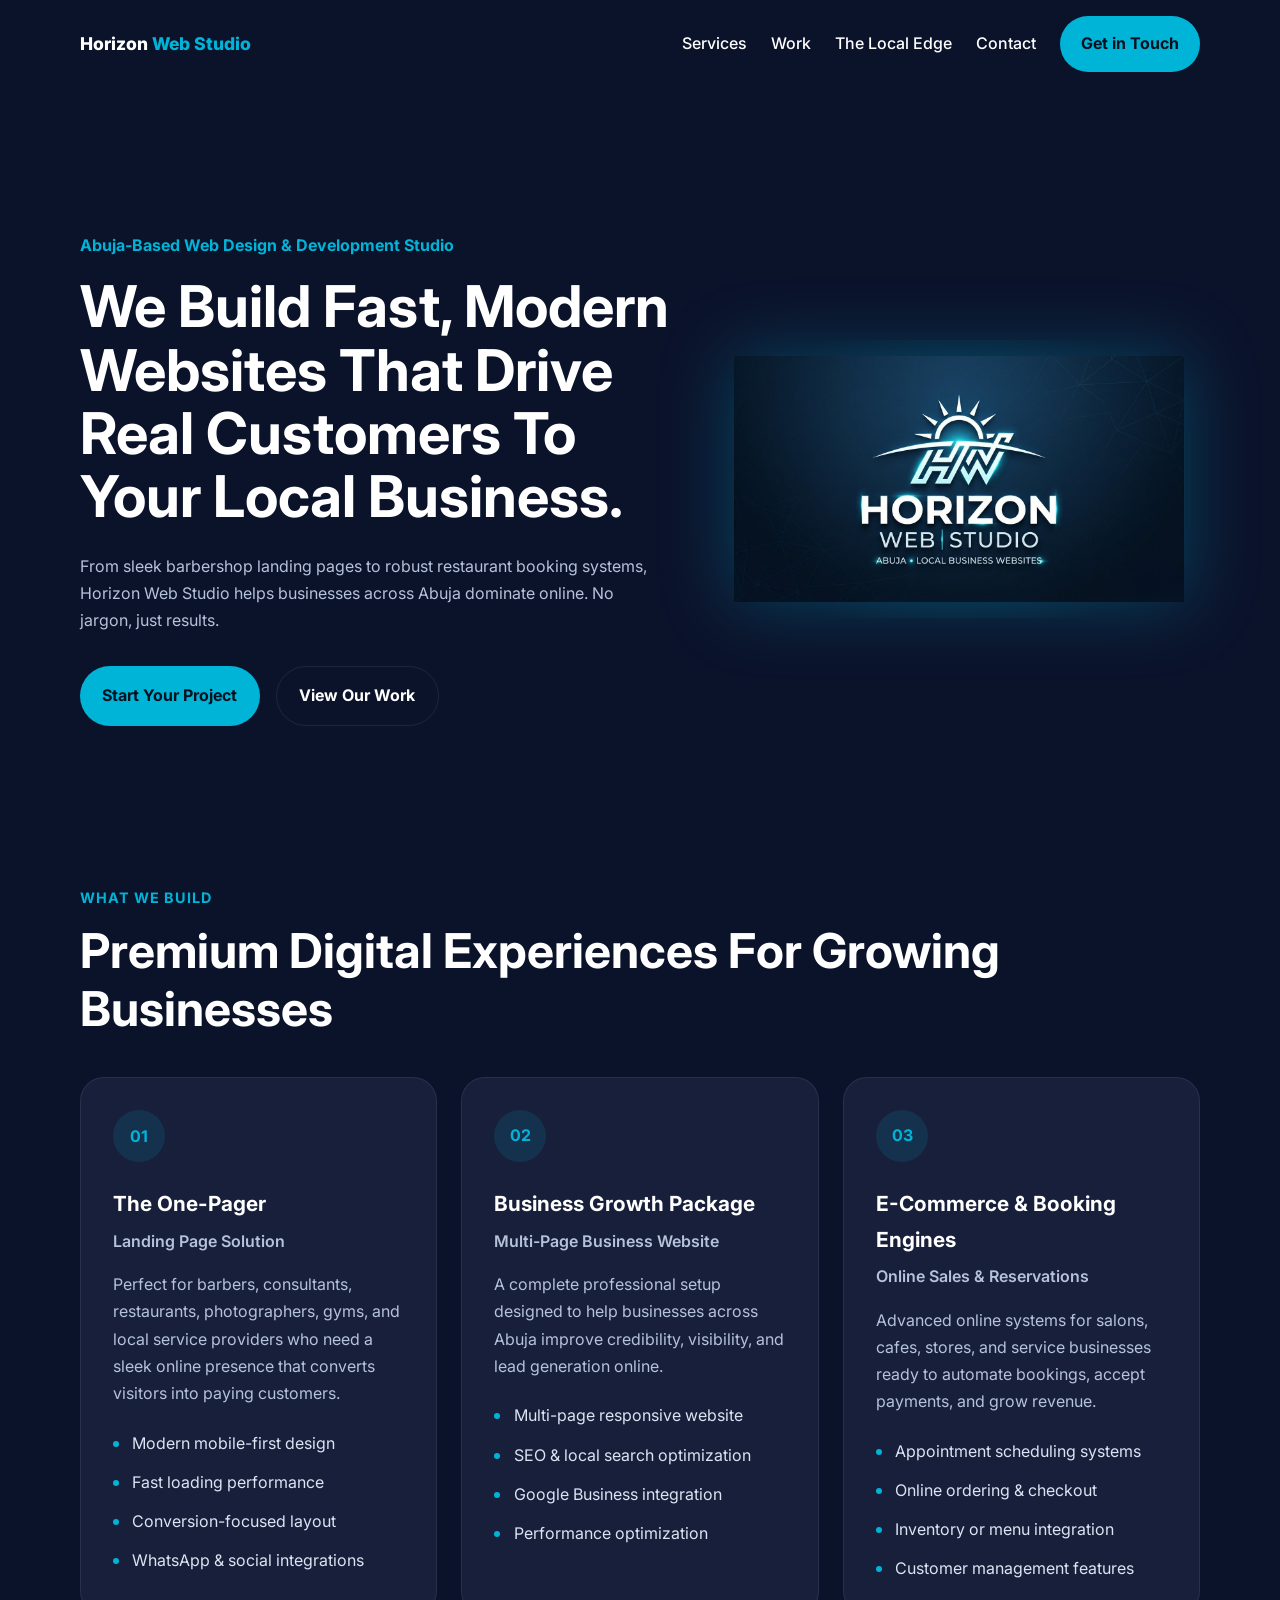
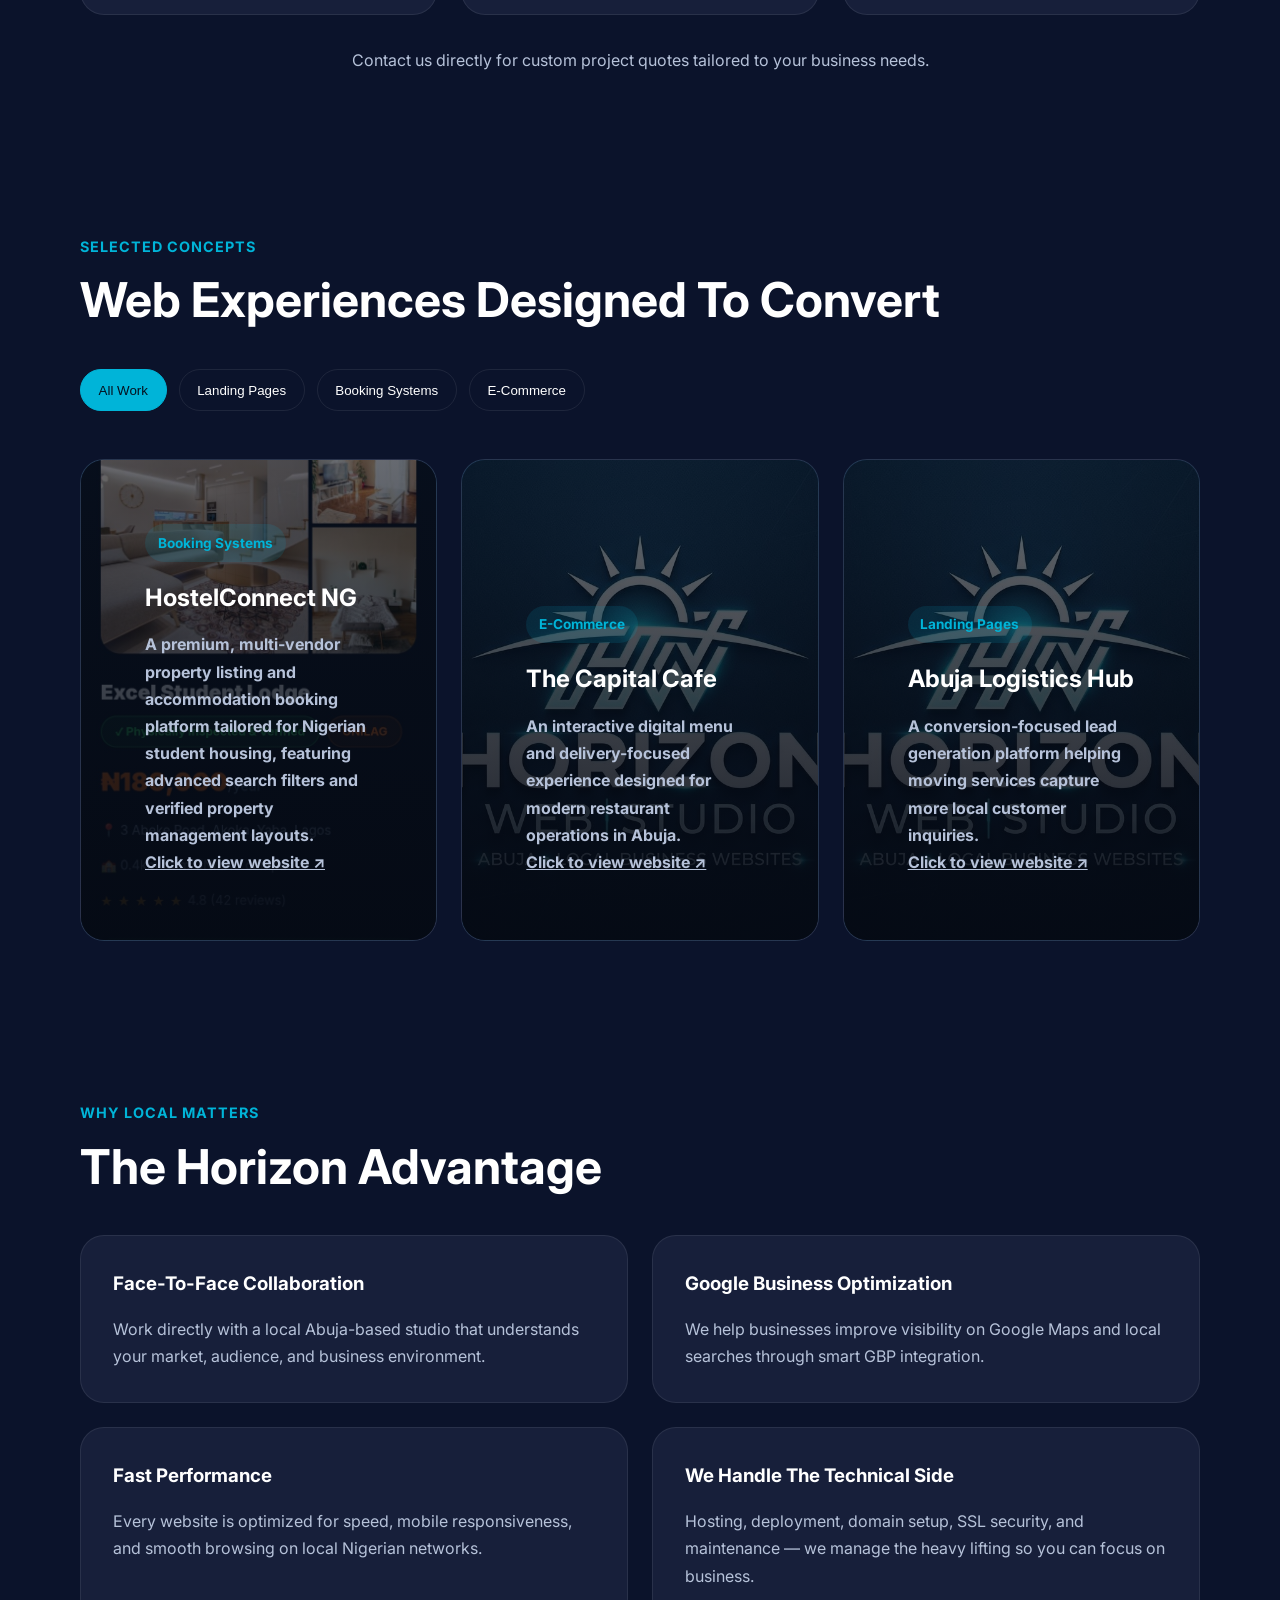
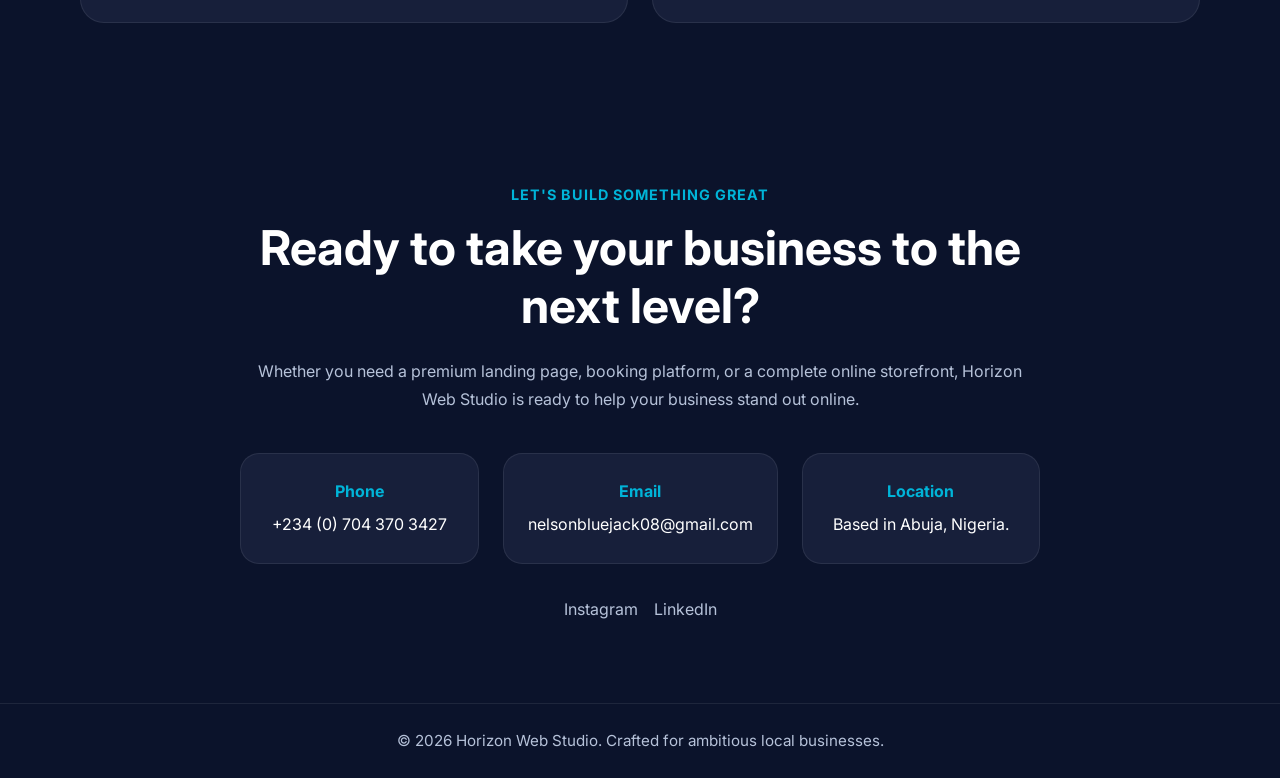
<file: index.html>
<!DOCTYPE html>
<html lang="en">
<head>
  <meta charset="UTF-8" />
  <meta name="viewport" content="width=device-width, initial-scale=1.0" />

  <title>Horizon Web Studio | Premium Web Development in Abuja</title>

  <!-- Favicon -->
  <link rel="icon" type="image/svg+xml" href="./favicon.svg" />

  <!-- Fonts -->
  <link rel="preconnect" href="https://fonts.googleapis.com" />
  <link rel="preconnect" href="https://fonts.gstatic.com" crossorigin />
  <link
    href="https://fonts.googleapis.com/css2?family=Inter:wght@400;500;600;700;800&display=swap"
    rel="stylesheet"
  />

  <!-- CSS -->
  <link rel="stylesheet" href="./style.css" />
</head>
<body>

  <!-- HEADER -->
  <header class="header" id="header">
    <div class="container nav-container">

      <a href="#hero" class="logo">
        Horizon <span>Web Studio</span>
      </a>

      <button
        class="menu-toggle"
        id="menuToggle"
        aria-label="Toggle navigation"
        aria-expanded="false"
        aria-controls="mobileNav"
      >
        <span></span>
        <span></span>
        <span></span>
      </button>

      <nav class="nav" id="mobileNav">
        <a href="#services">Services</a>
        <a href="#portfolio">Work</a>
        <a href="#local-edge">The Local Edge</a>
        <a href="#contact">Contact</a>

        <a href="#contact" class="nav-cta">
          Get in Touch
        </a>
      </nav>
    </div>
  </header>

  <!-- HERO -->
  <section class="hero" id="hero">
    <div class="container hero-grid">

      <div class="hero-content">
        <p class="hero-tag">
          Abuja-Based Web Design & Development Studio
        </p>

        <h1>
          We Build Fast, Modern Websites That Drive Real Customers To Your Local Business.
        </h1>

        <p class="hero-description">
          From sleek barbershop landing pages to robust restaurant booking systems,
          Horizon Web Studio helps businesses across Abuja dominate online.
          No jargon, just results.
        </p>

        <div class="hero-actions">
          <a href="#contact" class="btn btn-primary">
            Start Your Project
          </a>

          <a href="#portfolio" class="btn btn-secondary">
            View Our Work
          </a>
        </div>
      </div>

      <div class="hero-visual">
        <div class="hero-image-wrapper">
          <img
            src="./logo-hero.png"
            alt="Horizon Web Studio Premium Logo"
            class="hero-image"
          />
        </div>
      </div>

    </div>
  </section>

  <!-- SERVICES -->
  <section class="services section" id="services">
    <div class="container">

      <div class="section-heading">
        <p class="section-label">What We Build</p>
        <h2>Premium Digital Experiences For Growing Businesses</h2>
      </div>

      <div class="services-grid">

        <article class="service-card">
          <div class="service-icon">01</div>

          <h3>The One-Pager</h3>

          <p class="service-subtitle">
            Landing Page Solution
          </p>

          <p>
            Perfect for barbers, consultants, restaurants, photographers,
            gyms, and local service providers who need a sleek online presence
            that converts visitors into paying customers.
          </p>

          <ul>
            <li>Modern mobile-first design</li>
            <li>Fast loading performance</li>
            <li>Conversion-focused layout</li>
            <li>WhatsApp & social integrations</li>
          </ul>
        </article>

        <article class="service-card">
          <div class="service-icon">02</div>

          <h3>Business Growth Package</h3>

          <p class="service-subtitle">
            Multi-Page Business Website
          </p>

          <p>
            A complete professional setup designed to help businesses across Abuja
            improve credibility, visibility, and lead generation online.
          </p>

          <ul>
            <li>Multi-page responsive website</li>
            <li>SEO & local search optimization</li>
            <li>Google Business integration</li>
            <li>Performance optimization</li>
          </ul>
        </article>

        <article class="service-card">
          <div class="service-icon">03</div>

          <h3>E-Commerce & Booking Engines</h3>

          <p class="service-subtitle">
            Online Sales & Reservations
          </p>

          <p>
            Advanced online systems for salons, cafes, stores, and service businesses
            ready to automate bookings, accept payments, and grow revenue.
          </p>

          <ul>
            <li>Appointment scheduling systems</li>
            <li>Online ordering & checkout</li>
            <li>Inventory or menu integration</li>
            <li>Customer management features</li>
          </ul>
        </article>

      </div>

      <p class="services-note">
        Contact us directly for custom project quotes tailored to your business needs.
      </p>

    </div>
  </section>

  <!-- PORTFOLIO -->
  <section class="portfolio section" id="portfolio">
    <div class="container">

      <div class="section-heading">
        <p class="section-label">Selected Concepts</p>
        <h2>Web Experiences Designed To Convert</h2>
      </div>

      <!-- FILTERS -->
      <div class="portfolio-filters">

        <button class="filter-btn active" data-filter="all">
          All Work
        </button>

        <button class="filter-btn" data-filter="landing">
          Landing Pages
        </button>

        <button class="filter-btn" data-filter="booking">
          Booking Systems
        </button>

        <button class="filter-btn" data-filter="ecommerce">
          E-Commerce
        </button>

      </div>

      <!-- GRID -->
      <div class="portfolio-grid">

        <article
        class="portfolio-card"
        data-category="booking"
        >
        <a href="https://hostel-connect-nu.vercel.app" target="_blank" style="color: white;">
            <img
                src="./images/hostel_connect_image.jpg"
                alt="Hostel Connect website preview"
                class="portfolio-image"
            />

            <div class="portfolio-overlay"></div>

            <div class="portfolio-content">
                <span class="portfolio-tag">
                Booking Systems
                </span>

                <h3>HostelConnect NG</h3>

                <p>
                A premium, multi-vendor property listing and accommodation 
                booking platform tailored for Nigerian student housing, 
                featuring advanced search filters and verified property management layouts.
                </p>
                <p style="text-decoration: underline;">
                Click to view website ↗️
                </p>
            </div>
            </a>
        </article>

        <article
          class="portfolio-card"
          data-category="ecommerce"
        >

            <img
                src="./logo-hero.png"
                alt="Vanguard Barbershop website preview"
                class="portfolio-image"
            />

          <div class="portfolio-overlay"></div>

          <div class="portfolio-content">
            <span class="portfolio-tag">
              E-Commerce
            </span>

            <h3>The Capital Cafe</h3>

            <p>
              An interactive digital menu and delivery-focused experience
              designed for modern restaurant operations in Abuja.
            </p>
            <p style="text-decoration: underline;">
                Click to view website ↗️
            </p>
          </div>
        </article>

        <article
          class="portfolio-card"
          data-category="landing"
        >

            <img
                src="./logo-hero.png"
                alt="Vanguard Barbershop website preview"
                class="portfolio-image"
            />

          <div class="portfolio-overlay"></div>

          <div class="portfolio-content">
            <span class="portfolio-tag">
              Landing Pages
            </span>

            <h3>Abuja Logistics Hub</h3>

            <p>
              A conversion-focused lead generation platform helping moving
              services capture more local customer inquiries.
            </p>
            <p style="text-decoration: underline;">
                Click to view website ↗️
            </p>
          </div>
        </article>

      </div>

    </div>
  </section>

  <!-- LOCAL EDGE -->
  <section class="local-edge section" id="local-edge">
    <div class="container">

      <div class="section-heading">
        <p class="section-label">Why Local Matters</p>
        <h2>The Horizon Advantage</h2>
      </div>

      <div class="edge-grid">

        <div class="edge-card">
          <h3>Face-To-Face Collaboration</h3>

          <p>
            Work directly with a local Abuja-based studio that understands your
            market, audience, and business environment.
          </p>
        </div>

        <div class="edge-card">
          <h3>Google Business Optimization</h3>

          <p>
            We help businesses improve visibility on Google Maps and local
            searches through smart GBP integration.
          </p>
        </div>

        <div class="edge-card">
          <h3>Fast Performance</h3>

          <p>
            Every website is optimized for speed, mobile responsiveness,
            and smooth browsing on local Nigerian networks.
          </p>
        </div>

        <div class="edge-card">
          <h3>We Handle The Technical Side</h3>

          <p>
            Hosting, deployment, domain setup, SSL security, and maintenance —
            we manage the heavy lifting so you can focus on business.
          </p>
        </div>

      </div>

    </div>
  </section>

  <!-- CONTACT -->
  <section class="contact section" id="contact">
    <div class="container contact-container">

      <p class="section-label">Let's Build Something Great</p>

      <h2>
        Ready to take your business to the next level?
      </h2>

      <p class="contact-description">
        Whether you need a premium landing page, booking platform,
        or a complete online storefront, Horizon Web Studio is ready
        to help your business stand out online.
      </p>

      <div class="contact-details">

        <div class="contact-item">
          <span>Phone</span>
          <a href="tel:+2347043703427">
            +234 (0) 704 370 3427
          </a>
        </div>

        <div class="contact-item">
          <span>Email</span>
          <a href="mailto:nelsonbluejack08@gmail.com">
            nelsonbluejack08@gmail.com
          </a>
        </div>

        <div class="contact-item">
          <span>Location</span>
          <p>Based in Abuja, Nigeria.</p>
        </div>

      </div>

      <div class="social-links">
        <a href="#">Instagram</a>
        <a href="#">LinkedIn</a>
      </div>

    </div>
  </section>

  <!-- FOOTER -->
  <footer class="footer">
    <div class="container footer-content">
      <p>
        © 2026 Horizon Web Studio. Crafted for ambitious local businesses.
      </p>
    </div>
  </footer>

  <!-- JS -->
  <script src="./app.js"></script>

</body>
</html>
</file>
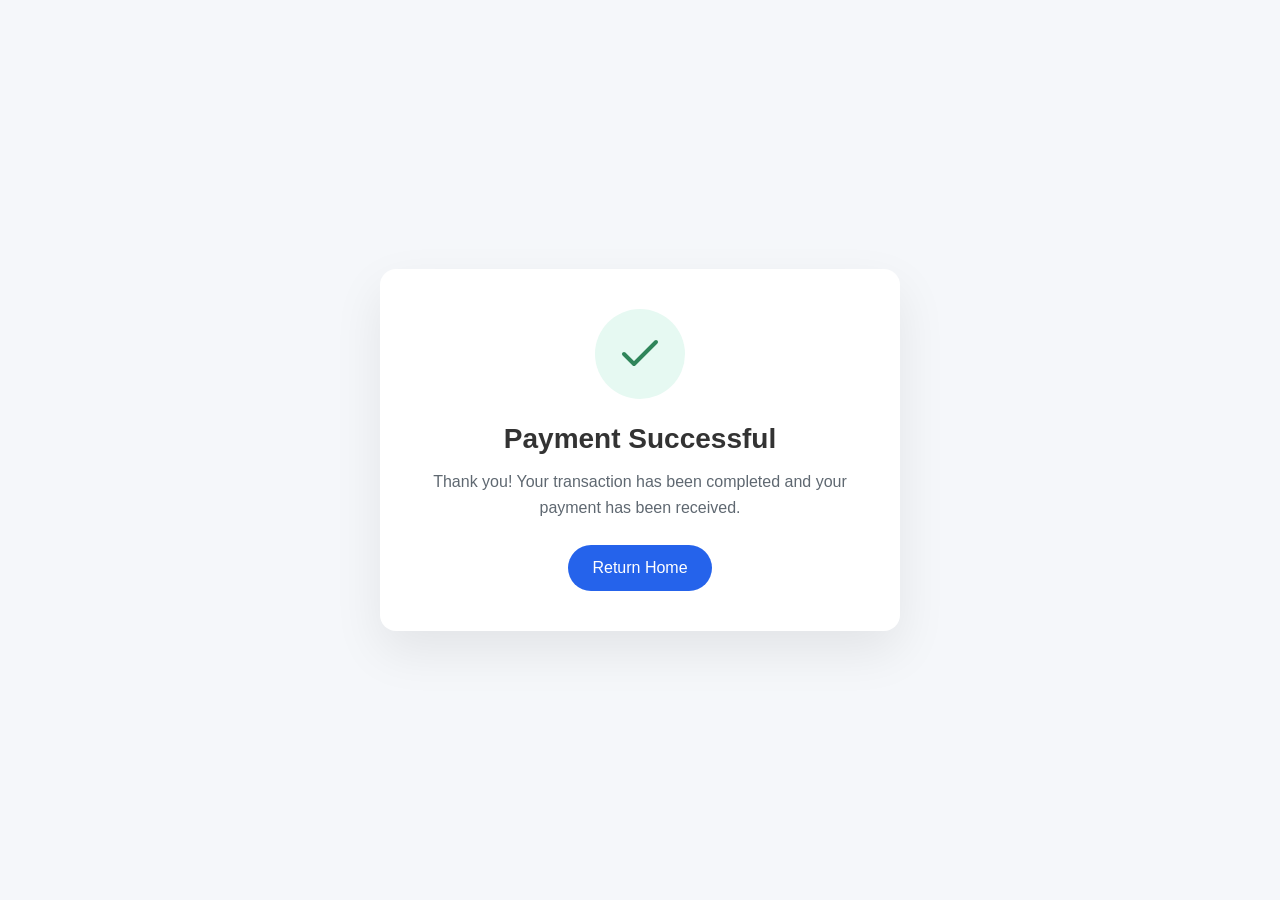
<file: payment.html>
<!DOCTYPE html>
<html lang="en">
<head>
  <meta charset="UTF-8">
  <meta name="viewport" content="width=device-width, initial-scale=1.0">
  <title>Payment Successful</title>
  <style>
    body {
      margin: 0;
      font-family: Segoe UI, Arial, sans-serif;
      background: #f5f7fa;
      color: #333;
      display: flex;
      align-items: center;
      justify-content: center;
      min-height: 100vh;
    }
    .container {
      text-align: center;
      background: #fff;
      padding: 40px 30px;
      border-radius: 16px;
      box-shadow: 0 20px 50px rgba(0, 0, 0, 0.08);
      max-width: 460px;
      width: 100%;
    }
    .icon {
      width: 90px;
      height: 90px;
      margin: 0 auto 24px;
      border-radius: 50%;
      background: #e6f9f2;
      display: flex;
      align-items: center;
      justify-content: center;
    }
    .icon svg {
      width: 48px;
      height: 48px;
      color: #2f855a;
    }
    h1 {
      font-size: 28px;
      margin: 0 0 14px;
    }
    p {
      margin: 0 0 24px;
      color: #5f6871;
      line-height: 1.6;
    }
    button {
      border: none;
      background: #2563eb;
      color: #fff;
      padding: 14px 24px;
      border-radius: 999px;
      font-size: 16px;
      cursor: pointer;
      transition: background 0.2s ease;
    }
    button:hover {
      background: #1d4ed8;
    }
  </style>
</head>
<body>
  <div class="container">
    <div class="icon">
      <svg viewBox="0 0 24 24" fill="none" stroke="currentColor" stroke-width="2" stroke-linecap="round" stroke-linejoin="round">
        <path d="M20 6L9 17l-5-5" />
      </svg>
    </div>
    <h1>Payment Successful</h1>
    <p>Thank you! Your transaction has been completed and your payment has been received.</p>
    <button onclick="window.location.href='./index.html'">Return Home</button>
  </div>
</body>
</html>
</file>
<file: style.css>
/* RESET */
* {
  margin: 0;
  padding: 0;
  box-sizing: border-box;
}

html {
  scroll-behavior: smooth;
}

body {
  font-family: "Inter", sans-serif;
  background: #0b132b;
  color: #ffffff;
  line-height: 1.7;
  overflow-x: hidden;
}

/* VARIABLES */
:root {
  --bg-primary: #0b132b;
  --bg-secondary: #1c2541;
  --card-bg: rgba(28, 37, 65, 0.75);
  --text-primary: #ffffff;
  --text-secondary: #b6c2d9;
  --accent: #00b4d8;
  --accent-light: #4ea8de;
  --border: rgba(255, 255, 255, 0.08);
  --shadow: 0 10px 40px rgba(0, 180, 216, 0.15);
}

/* GLOBAL */
.container {
  width: min(1120px, 92%);
  margin-inline: auto;
}

.section {
  padding: 5rem 0;
}

.section-heading {
  margin-bottom: 2.5rem;
}

.section-label {
  color: var(--accent);
  font-weight: 700;
  text-transform: uppercase;
  letter-spacing: 1px;
  margin-bottom: 0.75rem;
  font-size: 0.9rem;
}

.section-heading h2,
.contact h2 {
  font-size: 2rem;
  line-height: 1.2;
}

img {
  max-width: 100%;
  display: block;
}

a {
  text-decoration: none;
}

ul {
  list-style: none;
}

/* HEADER */
.header {
  position: sticky;
  top: 0;
  z-index: 1000;
  padding: 1rem 0;
  transition: all 0.3s ease;
}

.header.scrolled {
  background: rgba(11, 19, 43, 0.78);
  backdrop-filter: blur(14px);
  border-bottom: 1px solid var(--border);
}

.nav-container {
  display: flex;
  align-items: center;
  justify-content: space-between;
}

.logo {
  color: white;
  font-size: 1.1rem;
  font-weight: 800;
}

.logo span {
  color: var(--accent);
}

.menu-toggle {
  width: 48px;
  height: 48px;
  background: transparent;
  border: none;
  display: flex;
  flex-direction: column;
  justify-content: center;
  gap: 5px;
  cursor: pointer;
}

.menu-toggle span {
  width: 24px;
  height: 2px;
  background: white;
  transition: 0.3s ease;
}

.nav {
  position: fixed;
  top: 80px;
  left: 0;
  width: 100%;
  background: rgba(11, 19, 43, 0.96);
  backdrop-filter: blur(18px);
  padding: 2rem;
  display: flex;
  flex-direction: column;
  gap: 1.5rem;
  transform: translateY(-150%);
  transition: 0.35s ease;
  border-bottom: 1px solid var(--border);
}

.nav.active {
  transform: translateY(0);
}

.nav a {
  color: white;
  font-weight: 500;
}

.nav-cta {
  display: inline-flex;
  justify-content: center;
  align-items: center;
  background: var(--accent);
  color: #04111f !important;
  padding: 0.9rem 1.3rem;
  border-radius: 999px;
  font-weight: 700 !important;
}

/* HERO */
.hero {
  padding: 7rem 0 5rem;
}

.hero-grid {
  display: grid;
  gap: 3rem;
  align-items: center;
}

.hero-tag {
  color: var(--accent);
  font-weight: 700;
  margin-bottom: 1rem;
}

.hero h1 {
  font-size: 2.5rem;
  line-height: 1.1;
  margin-bottom: 1.5rem;
}

.hero-description {
  color: var(--text-secondary);
  margin-bottom: 2rem;
  max-width: 600px;
}

.hero-actions {
  display: flex;
  flex-wrap: wrap;
  gap: 1rem;
}

.btn {
  display: inline-flex;
  align-items: center;
  justify-content: center;
  padding: 0.95rem 1.4rem;
  border-radius: 999px;
  font-weight: 700;
  transition: 0.3s ease;
}

.btn-primary {
  background: var(--accent);
  color: #04111f;
}

.btn-primary:hover {
  transform: translateY(-3px);
  box-shadow: var(--shadow);
}

.btn-secondary {
  border: 1px solid var(--border);
  color: white;
}

.btn-secondary:hover {
  border-color: var(--accent);
  color: var(--accent);
}

.hero-image-wrapper {
  background: radial-gradient(
    circle at center,
    rgba(0, 180, 216, 0.18),
    transparent 70%
  );
  border-radius: 2rem;
  padding: 1rem;
  animation: float 4s ease-in-out infinite;
}

.hero-image {
  width: 100%;
  max-width: 500px;
  margin-inline: auto;
  filter: drop-shadow(0 0 35px rgba(0, 180, 216, 0.3));
}

@keyframes float {
  0%,
  100% {
    transform: translateY(0);
  }

  50% {
    transform: translateY(-10px);
  }
}

/* SERVICES */
.services-grid {
  display: grid;
  gap: 1.5rem;
}

.service-card {
  background: var(--card-bg);
  border: 1px solid var(--border);
  border-radius: 1.5rem;
  padding: 2rem;
  backdrop-filter: blur(10px);
  transition: 0.3s ease;
}

.service-card:hover {
  transform: translateY(-5px);
  border-color: rgba(0, 180, 216, 0.4);
}

.service-icon {
  width: 52px;
  height: 52px;
  border-radius: 50%;
  background: rgba(0, 180, 216, 0.12);
  color: var(--accent);
  display: grid;
  place-items: center;
  font-weight: 700;
  margin-bottom: 1.5rem;
}

.service-card h3 {
  margin-bottom: 0.4rem;
  font-size: 1.3rem;
}

.service-subtitle {
  color: var(--accent);
  margin-bottom: 1rem;
  font-weight: 600;
}

.service-card p {
  color: var(--text-secondary);
}

.service-card ul {
  margin-top: 1.4rem;
  display: grid;
  gap: 0.75rem;
}

.service-card li {
  color: #dce4f3;
  position: relative;
  padding-left: 1.2rem;
}

.service-card li::before {
  content: "";
  width: 6px;
  height: 6px;
  border-radius: 50%;
  background: var(--accent);
  position: absolute;
  left: 0;
  top: 11px;
}

.services-note {
  margin-top: 2rem;
  color: var(--text-secondary);
  text-align: center;
}

/* PORTFOLIO */
.portfolio-filters {
  display: flex;
  gap: 0.75rem;
  overflow-x: auto;
  padding-bottom: 1rem;
  margin-bottom: 2rem;
}

.portfolio-filters::-webkit-scrollbar {
  height: 5px;
}

.filter-btn {
  border: 1px solid var(--border);
  background: transparent;
  color: white;
  padding: 0.8rem 1.1rem;
  border-radius: 999px;
  cursor: pointer;
  white-space: nowrap;
  transition: 0.3s ease;
}

.filter-btn.active,
.filter-btn:hover {
  background: var(--accent);
  color: #04111f;
  border-color: var(--accent);
}

.portfolio-grid {
  display: grid;
  gap: 1.5rem;
}

.portfolio-card {
  position: relative;
  overflow: hidden;
  border-radius: 1.5rem;
  background:
    linear-gradient(
      135deg,
      rgba(0, 180, 216, 0.08),
      rgba(255, 255, 255, 0.02)
    ),
    #141d38;
  border: 1px solid var(--border);
  padding: 2rem;
  display: flex;
  align-items: flex-end;


  min-height: 340px;
  transition: 0.4s ease;

  align-items: flex-end;
  isolation: isolate;
  cursor: pointer;
}

.portfolio-card:hover {
  transform: translateY(-8px);
  border-color: rgba(0, 180, 216, 0.4);
  box-shadow: 0 15px 45px rgba(0, 180, 216, 0.15);
}



.portfolio-overlay {
  position: absolute;
  inset: 0;

  background:
    linear-gradient(
      to top,
      rgba(5, 10, 20, 0.95) 0%,

      rgba(5, 10, 20, 0.6) 100%
    );

  z-index: 1;
}

.portfolio-image {
  position: absolute;
  inset: 0;
  width: 100%;
  height: 100%;
  object-fit: cover;
  transition: transform 0.6s ease;
}

.portfolio-card:hover .portfolio-image {
  transform: scale(1.06);
}

.portfolio-content {
  position: relative;
  z-index: 2;
  padding: 2rem;

}

.portfolio-tag {
  display: inline-block;
  margin-bottom: 1rem;
  background: rgba(0, 180, 216, 0.12);
  color: var(--accent);
  padding: 0.45rem 0.8rem;
  border-radius: 999px;
  font-size: 0.85rem;
  font-weight: 700;
}

.portfolio-card h3 {
  font-size: 1.5rem;
  margin-bottom: 0.8rem;
}

.portfolio-card p {
  color: var(--text-secondary);
  font-weight: bold;
}

.portfolio-card.hidden {
  opacity: 0;
  transform: scale(0.95);
  pointer-events: none;
  display: none;
}

/* LOCAL EDGE */
.edge-grid {
  display: grid;
  gap: 1.5rem;
}

.edge-card {
  background: var(--card-bg);
  border: 1px solid var(--border);
  border-radius: 1.5rem;
  padding: 2rem;
}

.edge-card h3 {
  margin-bottom: 1rem;
}

.edge-card p {
  color: var(--text-secondary);
}

/* CONTACT */
.contact {
  text-align: center;
}

.contact-container {
  max-width: 800px;
}

.contact-description {
  color: var(--text-secondary);
  margin: 1.5rem auto 2.5rem;
}

.contact-details {
  display: grid;
  gap: 1.5rem;
  margin-bottom: 2rem;
}

.contact-item {
  background: var(--card-bg);
  border: 1px solid var(--border);
  border-radius: 1.2rem;
  padding: 1.5rem;
}

.contact-item span {
  display: block;
  color: var(--accent);
  margin-bottom: 0.4rem;
  font-weight: 700;
}

.contact-item a,
.contact-item p {
  color: white;
}

.social-links {
  display: flex;
  justify-content: center;
  gap: 1rem;
}

.social-links a {
  color: var(--text-secondary);
  transition: 0.3s ease;
}

.social-links a:hover {
  color: var(--accent);
}

/* FOOTER */
.footer {
  border-top: 1px solid var(--border);
  padding: 1.5rem 0;
}

.footer-content {
  text-align: center;
  color: var(--text-secondary);
  font-size: 0.95rem;
}

/* TABLET */
@media (min-width: 768px) {

  .hero h1 {
    font-size: 3.6rem;
  }

  .services-grid,
  .portfolio-grid,
  .edge-grid {
    grid-template-columns: repeat(2, 1fr);
  }

  .contact-details {
    grid-template-columns: repeat(3, 1fr);
  }
}

/* DESKTOP */
@media (min-width: 1024px) {

  .menu-toggle {
    display: none;
  }

  .nav {
    position: static;
    width: auto;
    transform: none;
    background: transparent;
    border: none;
    backdrop-filter: none;
    padding: 0;
    flex-direction: row;
    align-items: center;
  }

  .hero {
    padding-top: 9rem;
  }

  .hero-grid {
    grid-template-columns: 1.1fr 0.9fr;
  }

  .services-grid {
    grid-template-columns: repeat(3, 1fr);
  }

  .portfolio-grid {
    grid-template-columns: repeat(3, 1fr);
  }

  .edge-grid {
    grid-template-columns: repeat(2, 1fr);
  }

  .section-heading h2,
  .contact h2 {
    font-size: 3rem;
  }
}
</file>
